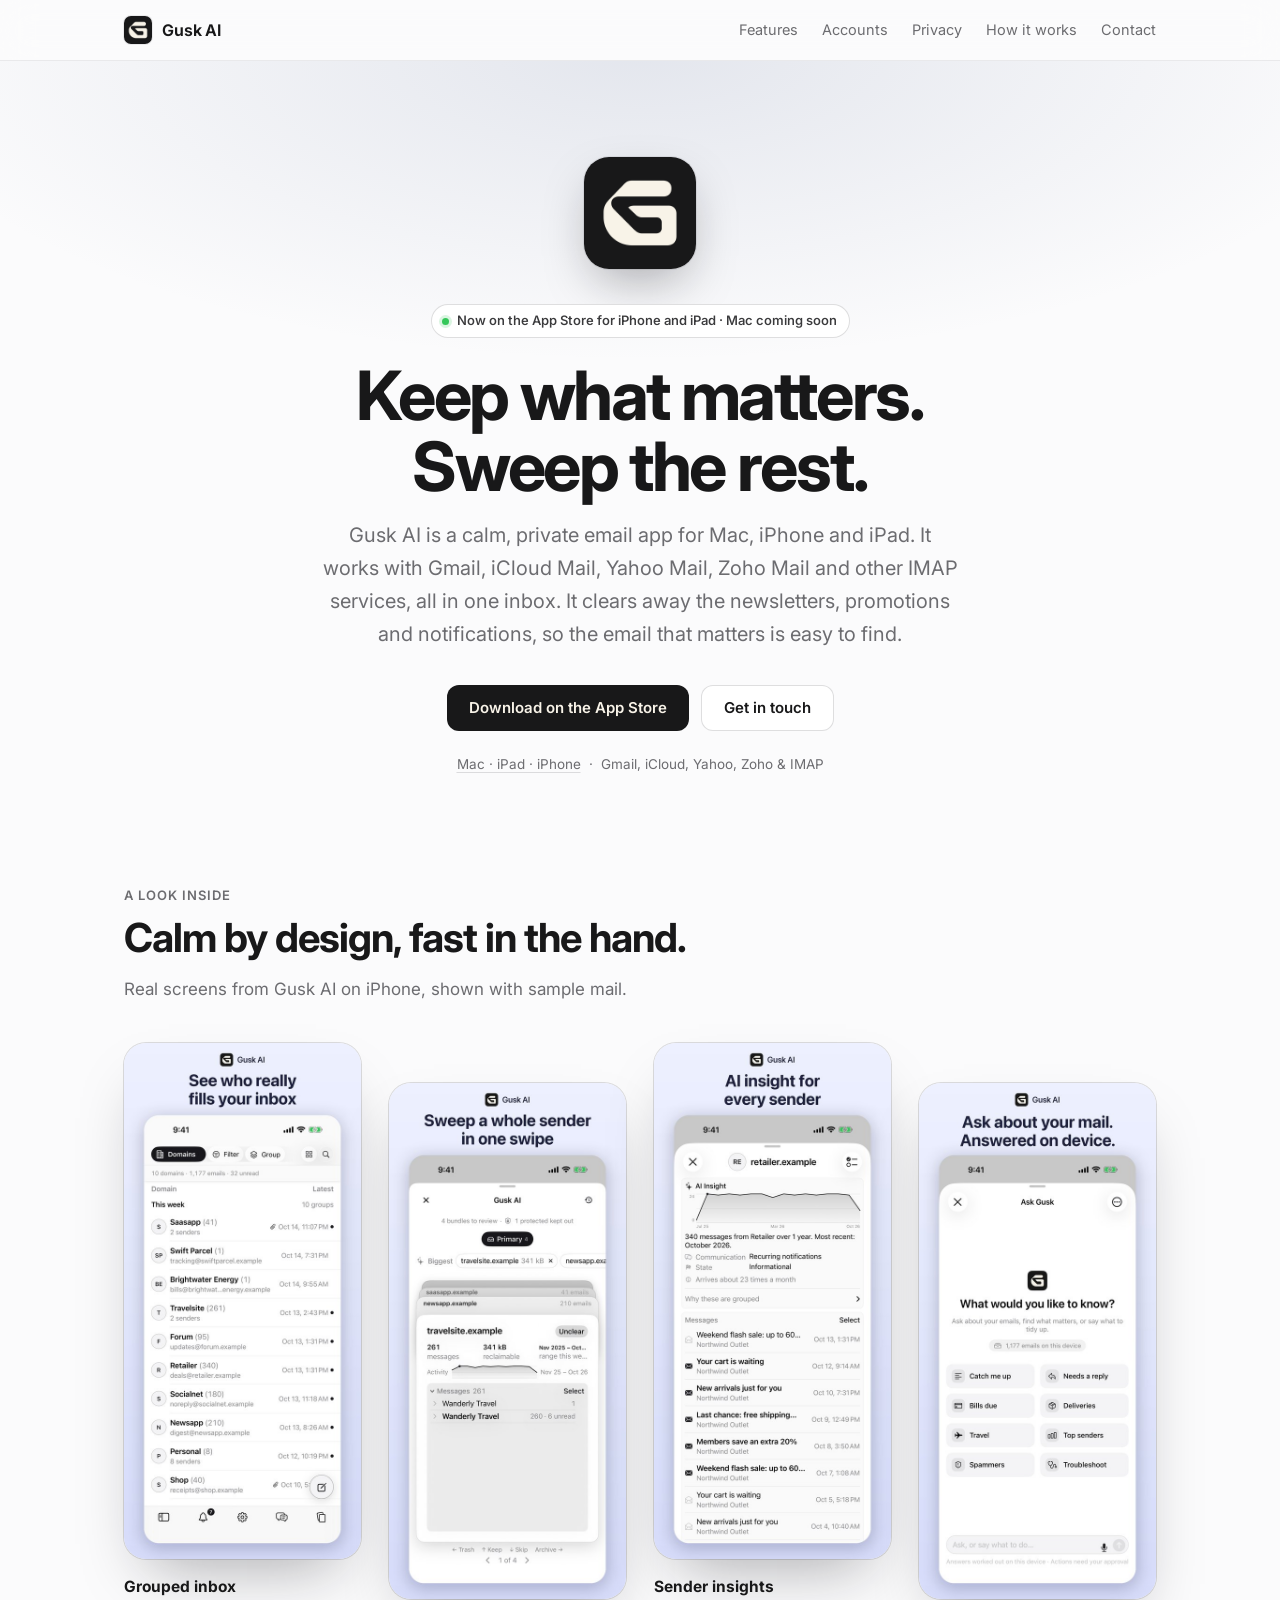
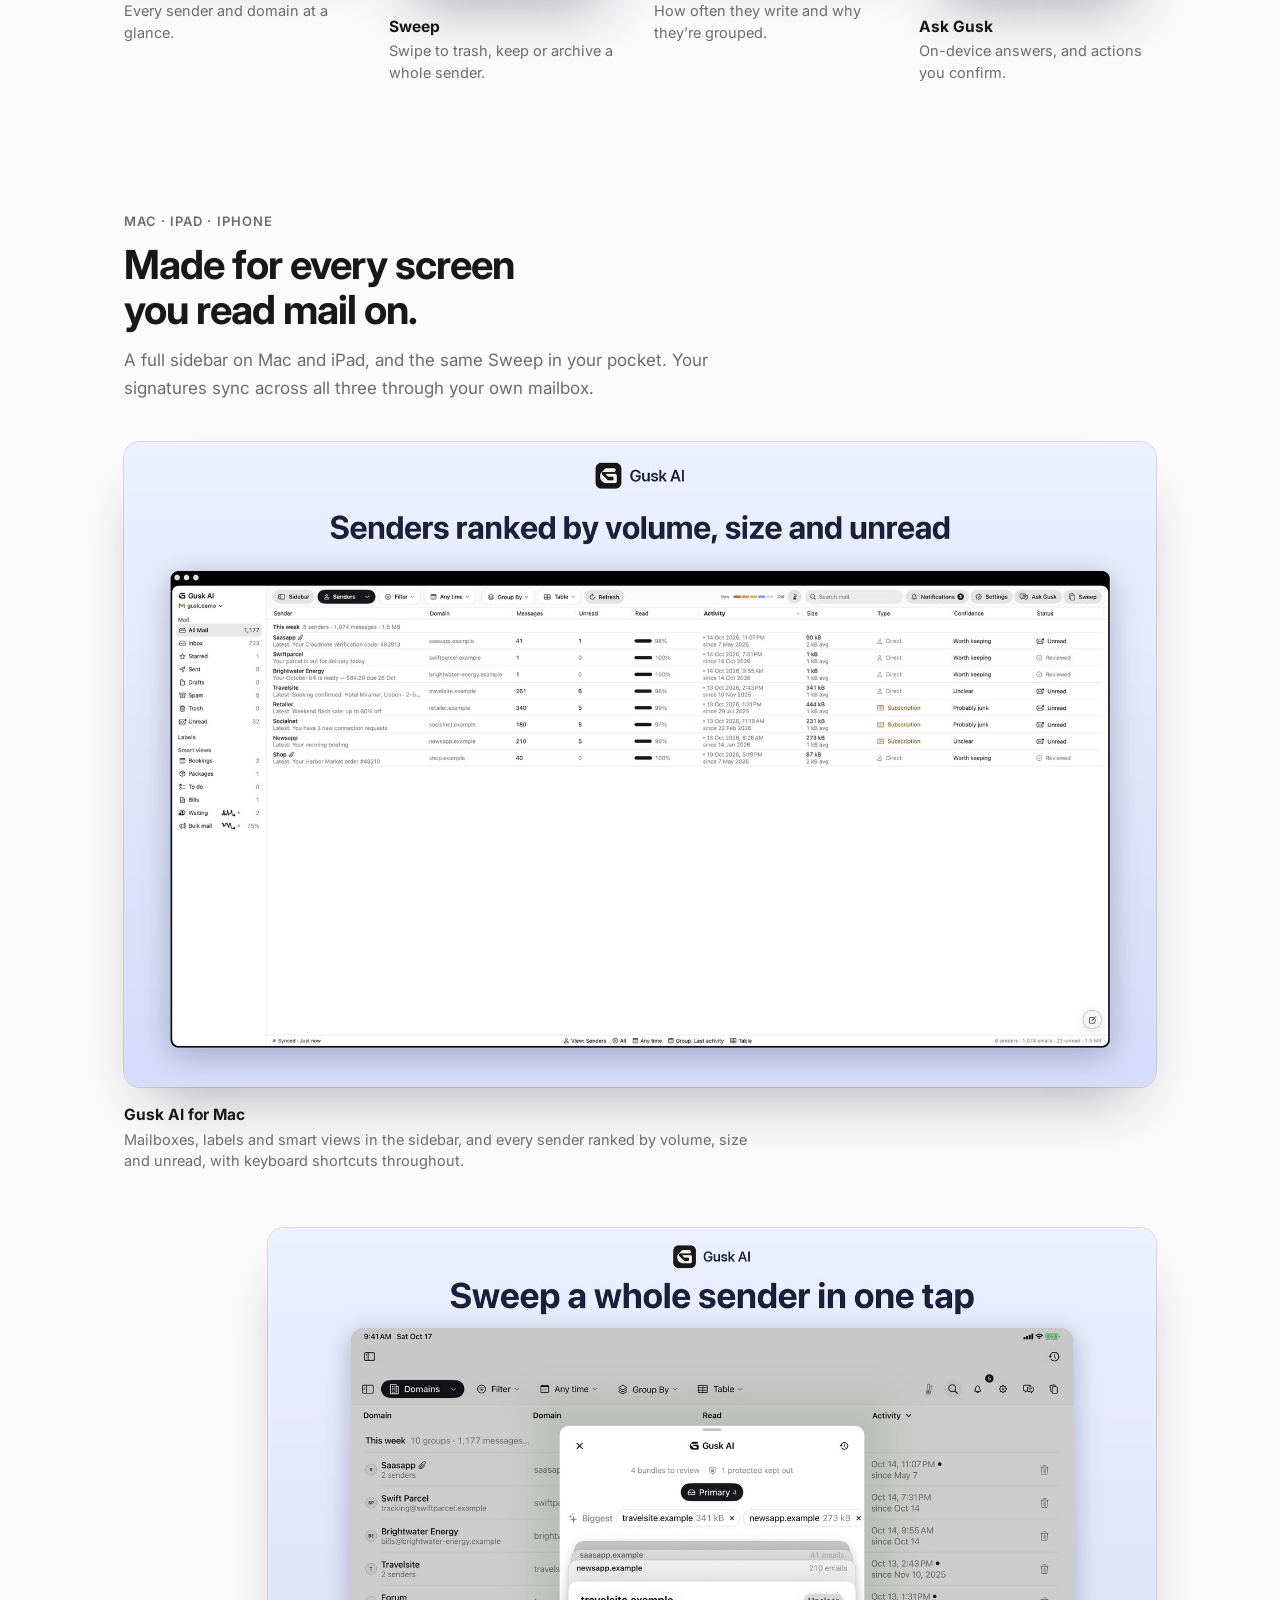
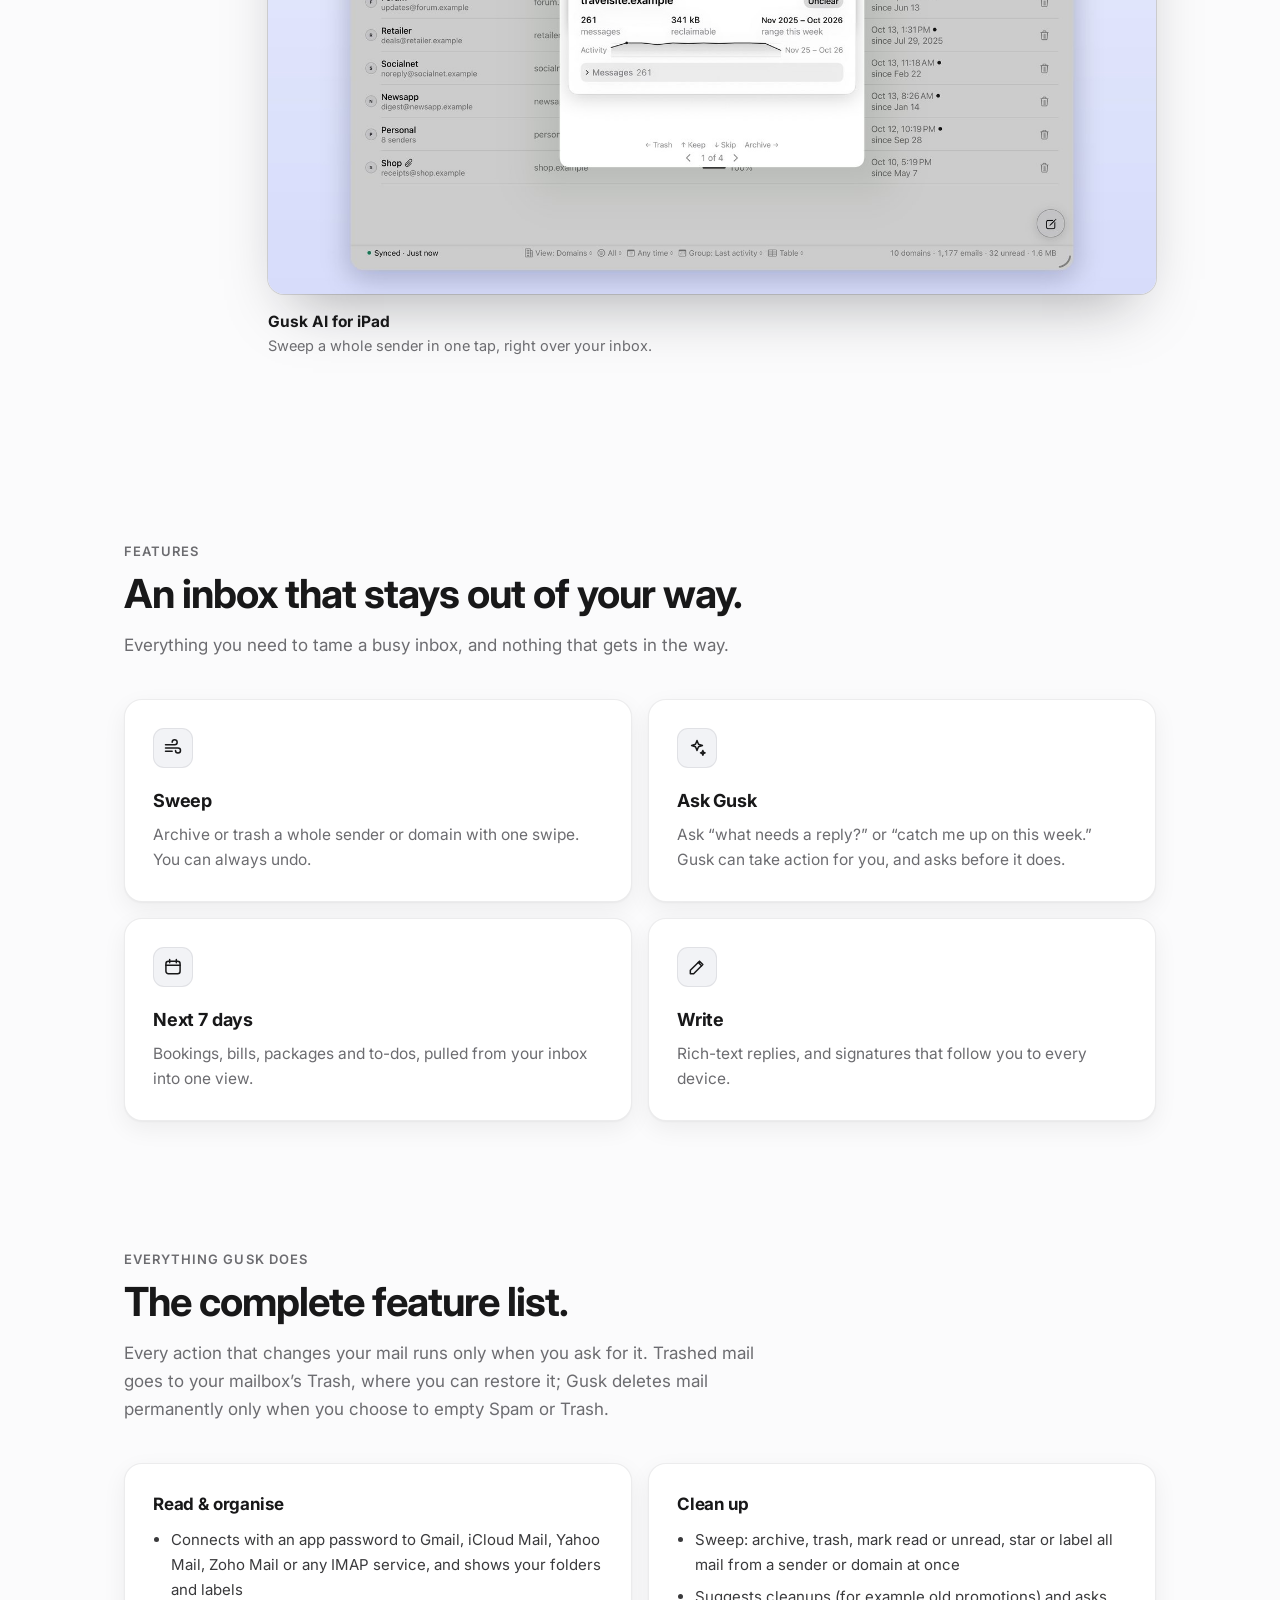
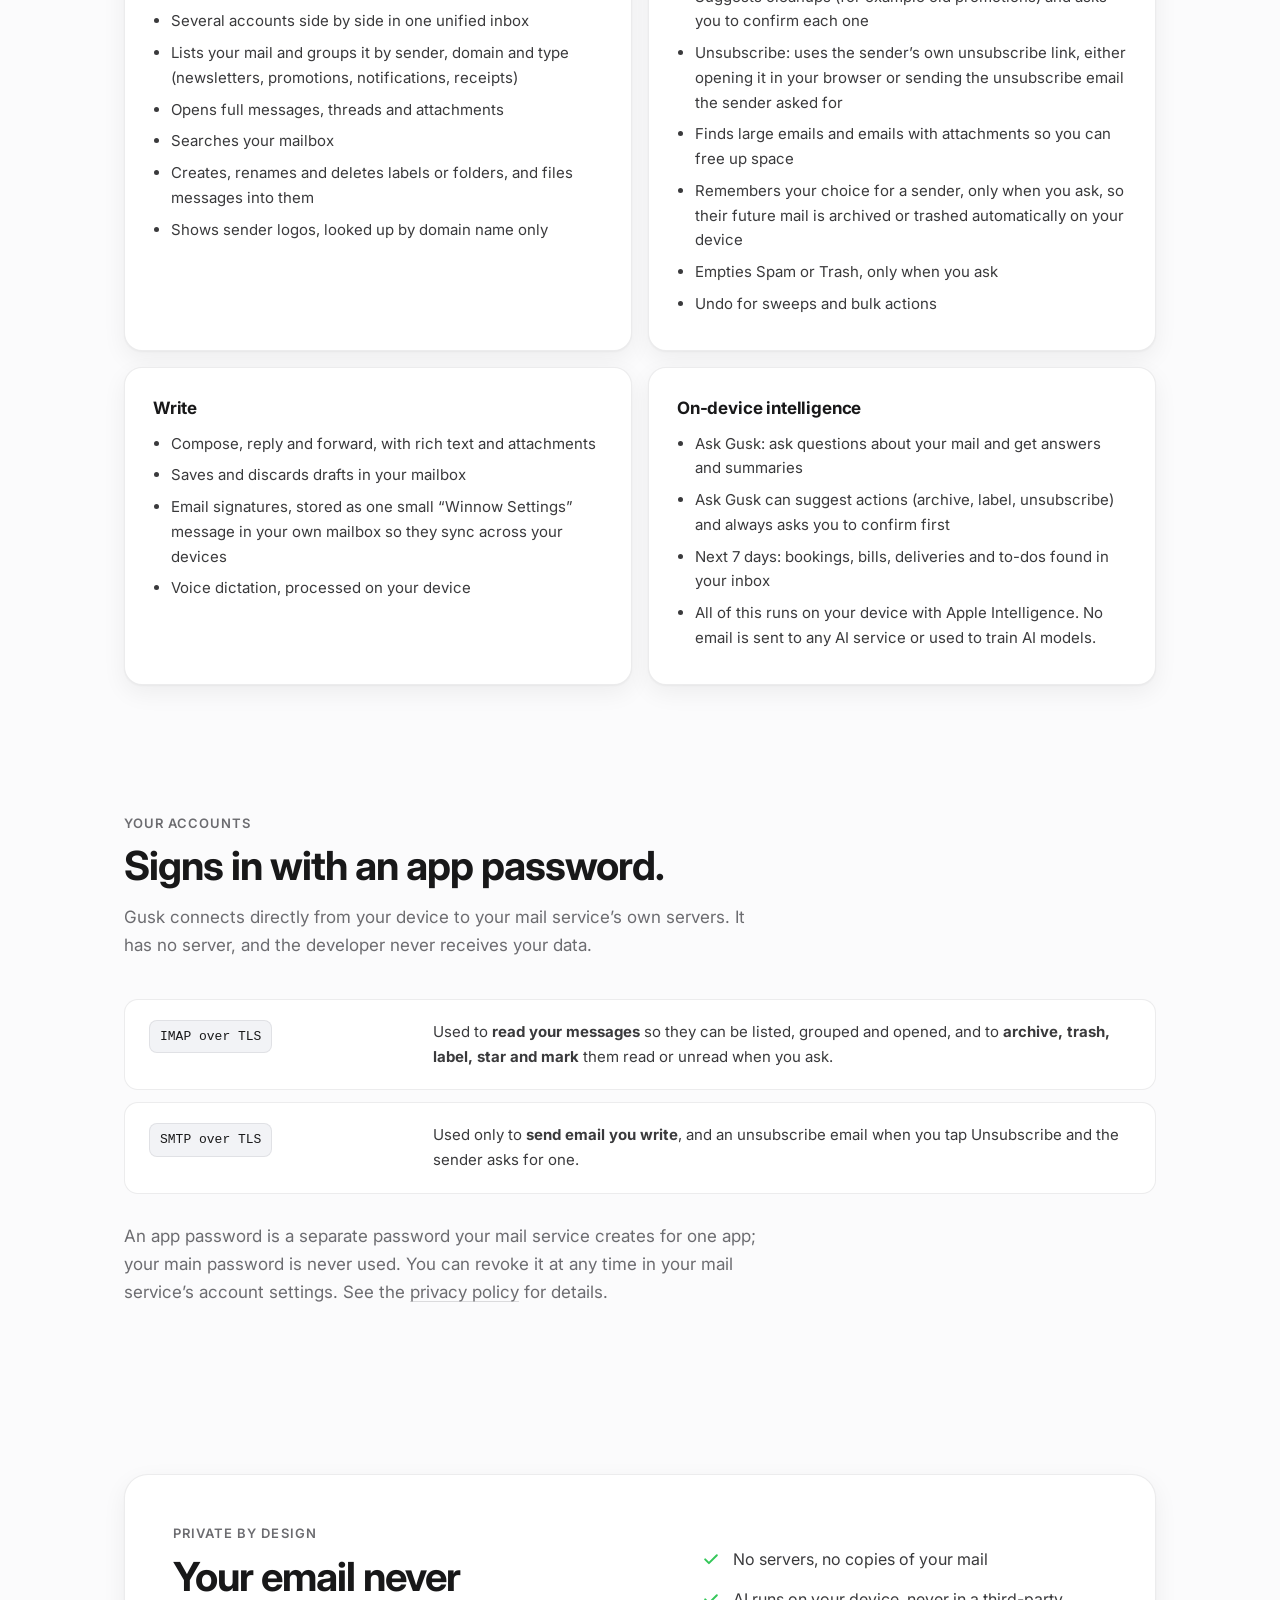
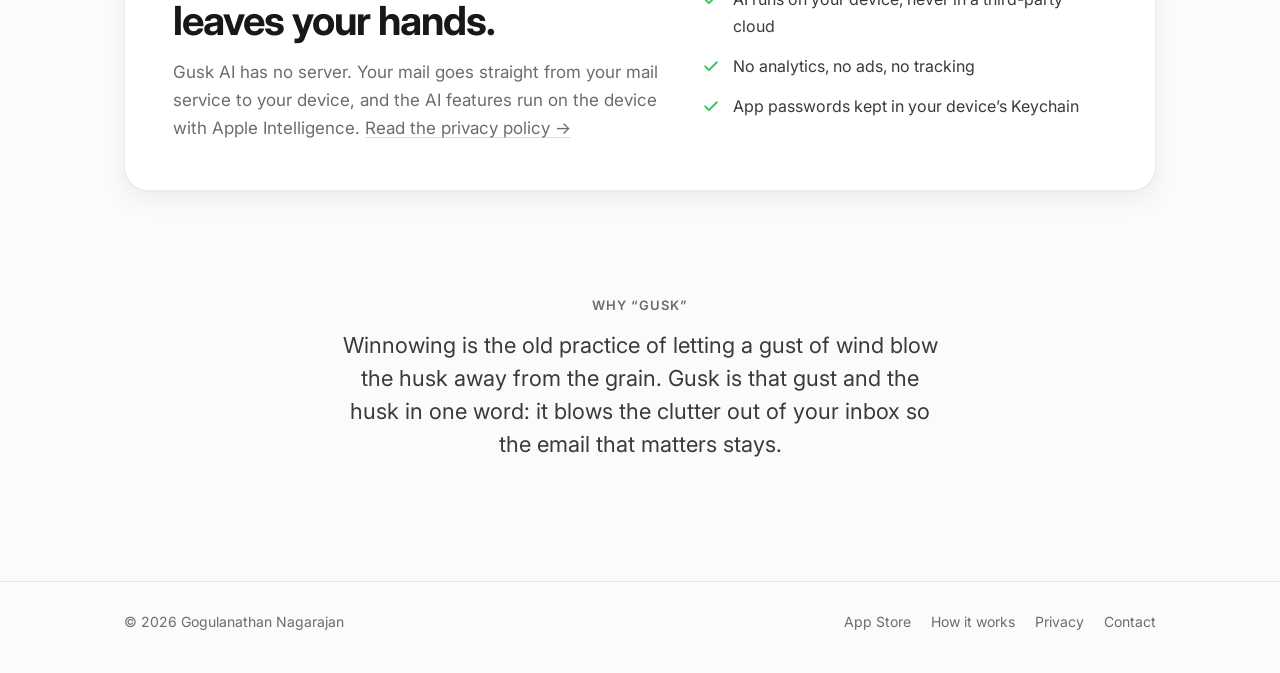
<file: index.html>
<!doctype html>
<html lang="en"><head><meta charset="utf-8"><meta name="viewport" content="width=device-width,initial-scale=1">
<title>Gusk AI — Keep what matters. Sweep the rest.</title>
<meta name="description" content="Gusk AI — a calm, private email app for Mac, iPhone and iPad. Keep what matters. Sweep the rest.">
<meta name="theme-color" content="#fbfbfc" media="(prefers-color-scheme: light)"><meta name="theme-color" content="#0c0d10" media="(prefers-color-scheme: dark)">
<meta property="og:title" content="Gusk AI"><meta property="og:description" content="A calm, private email app for Mac, iPhone and iPad."><meta property="og:image" content="https://ngogulanathan.github.io/og.png"><meta property="og:image:width" content="1200"><meta property="og:image:height" content="630"><meta name="twitter:card" content="summary_large_image">
<meta name="apple-itunes-app" content="app-id=6816583251">
<link rel="icon" href="logo.png"><link rel="apple-touch-icon" href="logo.png">
<link rel="preconnect" href="https://fonts.googleapis.com"><link rel="preconnect" href="https://fonts.gstatic.com" crossorigin>
<link href="https://fonts.googleapis.com/css2?family=Inter:wght@400;500;600;700;800&display=swap" rel="stylesheet">
<link rel="stylesheet" href="style.css"></head>
<body>
<header class="nav"><div class="wrap">
<a class="brand" href="index.html"><picture><source srcset="logo-dark.png" media="(prefers-color-scheme: dark)"><img src="logo.png" alt="" width="28" height="28"></picture>Gusk AI</a>
<nav><a class="hide-sm" href="#features">Features</a><a class="hide-sm" href="#accounts">Accounts</a><a class="hide-sm" href="#privacy">Privacy</a><a href="how-it-works.html">How it works</a><a href="mailto:ngogulanathan@gmail.com">Contact</a></nav>
</div></header>

<main>
<div class="hero"><div class="wrap">
<div class="app-icon"><picture><source srcset="logo-dark.png" media="(prefers-color-scheme: dark)"><img src="logo.png" alt="Gusk AI app icon" width="112" height="112"></picture></div><br>
<span class="pill"><i></i>Now on the App Store for iPhone and iPad · Mac coming soon</span>
<h1>Keep what matters. Sweep the rest.</h1>
<p class="lede">Gusk AI is a calm, private email app for Mac, iPhone and iPad. It works with Gmail, iCloud Mail, Yahoo Mail, Zoho Mail and other IMAP services, all in one inbox. It clears away the newsletters, promotions and notifications, so the email that matters is easy to find.</p>
<div class="cta">
<a class="btn btn-primary" href="https://apps.apple.com/in/app/gusk-ai/id6816583251">Download on the App Store</a>
<a class="btn btn-ghost" href="mailto:ngogulanathan@gmail.com?subject=Gusk%20AI">Get in touch</a>
</div>
<p class="platforms"><a href="#devices">Mac · iPad · iPhone</a> &nbsp;·&nbsp; Gmail, iCloud, Yahoo, Zoho &amp; IMAP</p>
</div></div>

<section id="tour" class="tour"><div class="wrap">
<p class="eyebrow">A look inside</p>
<h2 class="section-title">Calm by design, fast in the hand.</h2>
<p class="section-sub">Real screens from Gusk AI on iPhone, shown with sample mail.</p>
<div class="shots">
<figure><div class="shot"><img src="shots/inbox.jpg" alt="Inbox grouped by domain, with message counts and dates" loading="lazy"></div><figcaption><b>Grouped inbox</b>Every sender and domain at a glance.</figcaption></figure>
<figure><div class="shot"><img src="shots/sweep.jpg" alt="Sweep card for a bulk sender with Trash, Keep and Archive" loading="lazy"></div><figcaption><b>Sweep</b>Swipe to trash, keep or archive a whole sender.</figcaption></figure>
<figure><div class="shot"><img src="shots/sender.jpg" alt="Sender detail with activity chart and bundle intelligence" loading="lazy"></div><figcaption><b>Sender insights</b>How often they write and why they’re grouped.</figcaption></figure>
<figure><div class="shot"><img src="shots/ask.jpg" alt="Ask Gusk assistant with suggested questions" loading="lazy"></div><figcaption><b>Ask Gusk</b>On-device answers, and actions you confirm.</figcaption></figure>
</div>
</div></section>

<section id="devices"><div class="wrap">
<p class="eyebrow">Mac · iPad · iPhone</p>
<h2 class="section-title">Made for every screen you read mail on.</h2>
<p class="section-sub">A full sidebar on Mac and iPad, and the same Sweep in your pocket. Your signatures sync across all three through your own mailbox.</p>
<figure class="device mac"><div class="shot"><img src="shots/mac.jpg" alt="Gusk AI on Mac: mailboxes, labels and smart views in the sidebar, with senders ranked by volume, size and unread" loading="lazy"></div>
<figcaption><b>Gusk AI for Mac</b>Mailboxes, labels and smart views in the sidebar, and every sender ranked by volume, size and unread, with keyboard shortcuts throughout.</figcaption></figure>
<figure class="device ipad"><div class="shot"><img src="shots/ipad.jpg" alt="Gusk AI on iPad: a Sweep card over the domains table" loading="lazy"></div>
<figcaption><b>Gusk AI for iPad</b>Sweep a whole sender in one tap, right over your inbox.</figcaption></figure>
</div></section>

<section id="features"><div class="wrap">
<p class="eyebrow">Features</p>
<h2 class="section-title">An inbox that stays out of your way.</h2>
<p class="section-sub">Everything you need to tame a busy inbox, and nothing that gets in the way.</p>
<div class="grid">
<article class="feature"><div class="ic"><svg viewBox="0 0 24 24"><path d="M3 8h11a3 3 0 1 0-3-3M3 12h15a3 3 0 1 1-3 3M3 16h8"/></svg></div>
<h3>Sweep</h3><p>Archive or trash a whole sender or domain with one swipe. You can always undo.</p></article>
<article class="feature"><div class="ic"><svg viewBox="0 0 24 24"><path d="M12 3l1.8 4.6L18.5 9l-4.7 1.6L12 15l-1.8-4.4L5.5 9l4.7-1.4z"/><path d="M19 15l.8 2 2 .8-2 .8-.8 2-.8-2-2-.8 2-.8z"/></svg></div>
<h3>Ask Gusk</h3><p>Ask “what needs a reply?” or “catch me up on this week.” Gusk can take action for you, and asks before it does.</p></article>
<article class="feature"><div class="ic"><svg viewBox="0 0 24 24"><rect x="3.5" y="5" width="17" height="15" rx="3"/><path d="M3.5 10h17M8 3v4M16 3v4"/></svg></div>
<h3>Next 7 days</h3><p>Bookings, bills, packages and to-dos, pulled from your inbox into one view.</p></article>
<article class="feature"><div class="ic"><svg viewBox="0 0 24 24"><path d="M4 20h4L19 9l-4-4L4 16z"/><path d="M13.5 6.5l4 4"/></svg></div>
<h3>Write</h3><p>Rich-text replies, and signatures that follow you to every device.</p></article>
</div>
</div></section>

<section id="everything"><div class="wrap">
<p class="eyebrow">Everything Gusk does</p>
<h2 class="section-title">The complete feature list.</h2>
<p class="section-sub">Every action that changes your mail runs only when you ask for it. Trashed mail goes to your mailbox’s Trash, where you can restore it; Gusk deletes mail permanently only when you choose to empty Spam or Trash.</p>
<div class="spec">
<div><h3>Read &amp; organise</h3><ul>
<li>Connects with an app password to Gmail, iCloud Mail, Yahoo Mail, Zoho Mail or any IMAP service, and shows your folders and labels</li>
<li>Several accounts side by side in one unified inbox</li>
<li>Lists your mail and groups it by sender, domain and type (newsletters, promotions, notifications, receipts)</li>
<li>Opens full messages, threads and attachments</li>
<li>Searches your mailbox</li>
<li>Creates, renames and deletes labels or folders, and files messages into them</li>
<li>Shows sender logos, looked up by domain name only</li>
</ul></div>
<div><h3>Clean up</h3><ul>
<li>Sweep: archive, trash, mark read or unread, star or label all mail from a sender or domain at once</li>
<li>Suggests cleanups (for example old promotions) and asks you to confirm each one</li>
<li>Unsubscribe: uses the sender’s own unsubscribe link, either opening it in your browser or sending the unsubscribe email the sender asked for</li>
<li>Finds large emails and emails with attachments so you can free up space</li>
<li>Remembers your choice for a sender, only when you ask, so their future mail is archived or trashed automatically on your device</li>
<li>Empties Spam or Trash, only when you ask</li>
<li>Undo for sweeps and bulk actions</li>
</ul></div>
<div><h3>Write</h3><ul>
<li>Compose, reply and forward, with rich text and attachments</li>
<li>Saves and discards drafts in your mailbox</li>
<li>Email signatures, stored as one small “Winnow Settings” message in your own mailbox so they sync across your devices</li>
<li>Voice dictation, processed on your device</li>
</ul></div>
<div><h3>On-device intelligence</h3><ul>
<li>Ask Gusk: ask questions about your mail and get answers and summaries</li>
<li>Ask Gusk can suggest actions (archive, label, unsubscribe) and always asks you to confirm first</li>
<li>Next 7 days: bookings, bills, deliveries and to-dos found in your inbox</li>
<li>All of this runs on your device with Apple Intelligence. No email is sent to any AI service or used to train AI models.</li>
</ul></div>
</div>
</div></section>

<section id="accounts"><div class="wrap">
<p class="eyebrow">Your accounts</p>
<h2 class="section-title">Signs in with an app password.</h2>
<p class="section-sub">Gusk connects directly from your device to your mail service’s own servers. It has no server, and the developer never receives your data.</p>
<div class="scopes">
<div class="scope"><code>IMAP over TLS</code><p>Used to <b>read your messages</b> so they can be listed, grouped and opened, and to <b>archive, trash, label, star and mark</b> them read or unread when you ask.</p></div>
<div class="scope"><code>SMTP over TLS</code><p>Used only to <b>send email you write</b>, and an unsubscribe email when you tap Unsubscribe and the sender asks for one.</p></div>
</div>
<p class="section-sub" style="margin-top:28px">An app password is a separate password your mail service creates for one app; your main password is never used. You can revoke it at any time in your mail service’s account settings. See the <a href="privacy.html">privacy policy</a> for details.</p>
</div></section>

<section id="privacy"><div class="wrap">
<div class="privacy-band">
<div>
<p class="eyebrow">Private by design</p>
<h2 class="section-title">Your email never leaves your hands.</h2>
<p class="section-sub" style="margin:0">Gusk AI has no server. Your mail goes straight from your mail service to your device, and the AI features run on the device with Apple Intelligence. <a href="privacy.html">Read the privacy policy →</a></p>
</div>
<ul class="checks">
<li><svg viewBox="0 0 24 24"><path d="M5 12.5l4.5 4.5L19 7.5"/></svg>No servers, no copies of your mail</li>
<li><svg viewBox="0 0 24 24"><path d="M5 12.5l4.5 4.5L19 7.5"/></svg>AI runs on your device, never in a third-party cloud</li>
<li><svg viewBox="0 0 24 24"><path d="M5 12.5l4.5 4.5L19 7.5"/></svg>No analytics, no ads, no tracking</li>
<li><svg viewBox="0 0 24 24"><path d="M5 12.5l4.5 4.5L19 7.5"/></svg>App passwords kept in your device’s Keychain</li>
</ul>
</div>
</div></section>
<section id="name" class="name"><div class="wrap">
<p class="eyebrow">Why “Gusk”</p>
<p class="name-story">Winnowing is the old practice of letting a gust of wind blow the husk away from the grain. Gusk is that gust and the husk in one word: it blows the clutter out of your inbox so the email that matters stays.</p>
</div></section>

</main>

<footer class="foot"><div class="wrap">
<span>© 2026 Gogulanathan Nagarajan</span>
<nav><a href="https://apps.apple.com/in/app/gusk-ai/id6816583251">App Store</a><a href="how-it-works.html">How it works</a><a href="privacy.html">Privacy</a><a href="mailto:ngogulanathan@gmail.com">Contact</a></nav>
</div></footer>
</body></html>
</file>
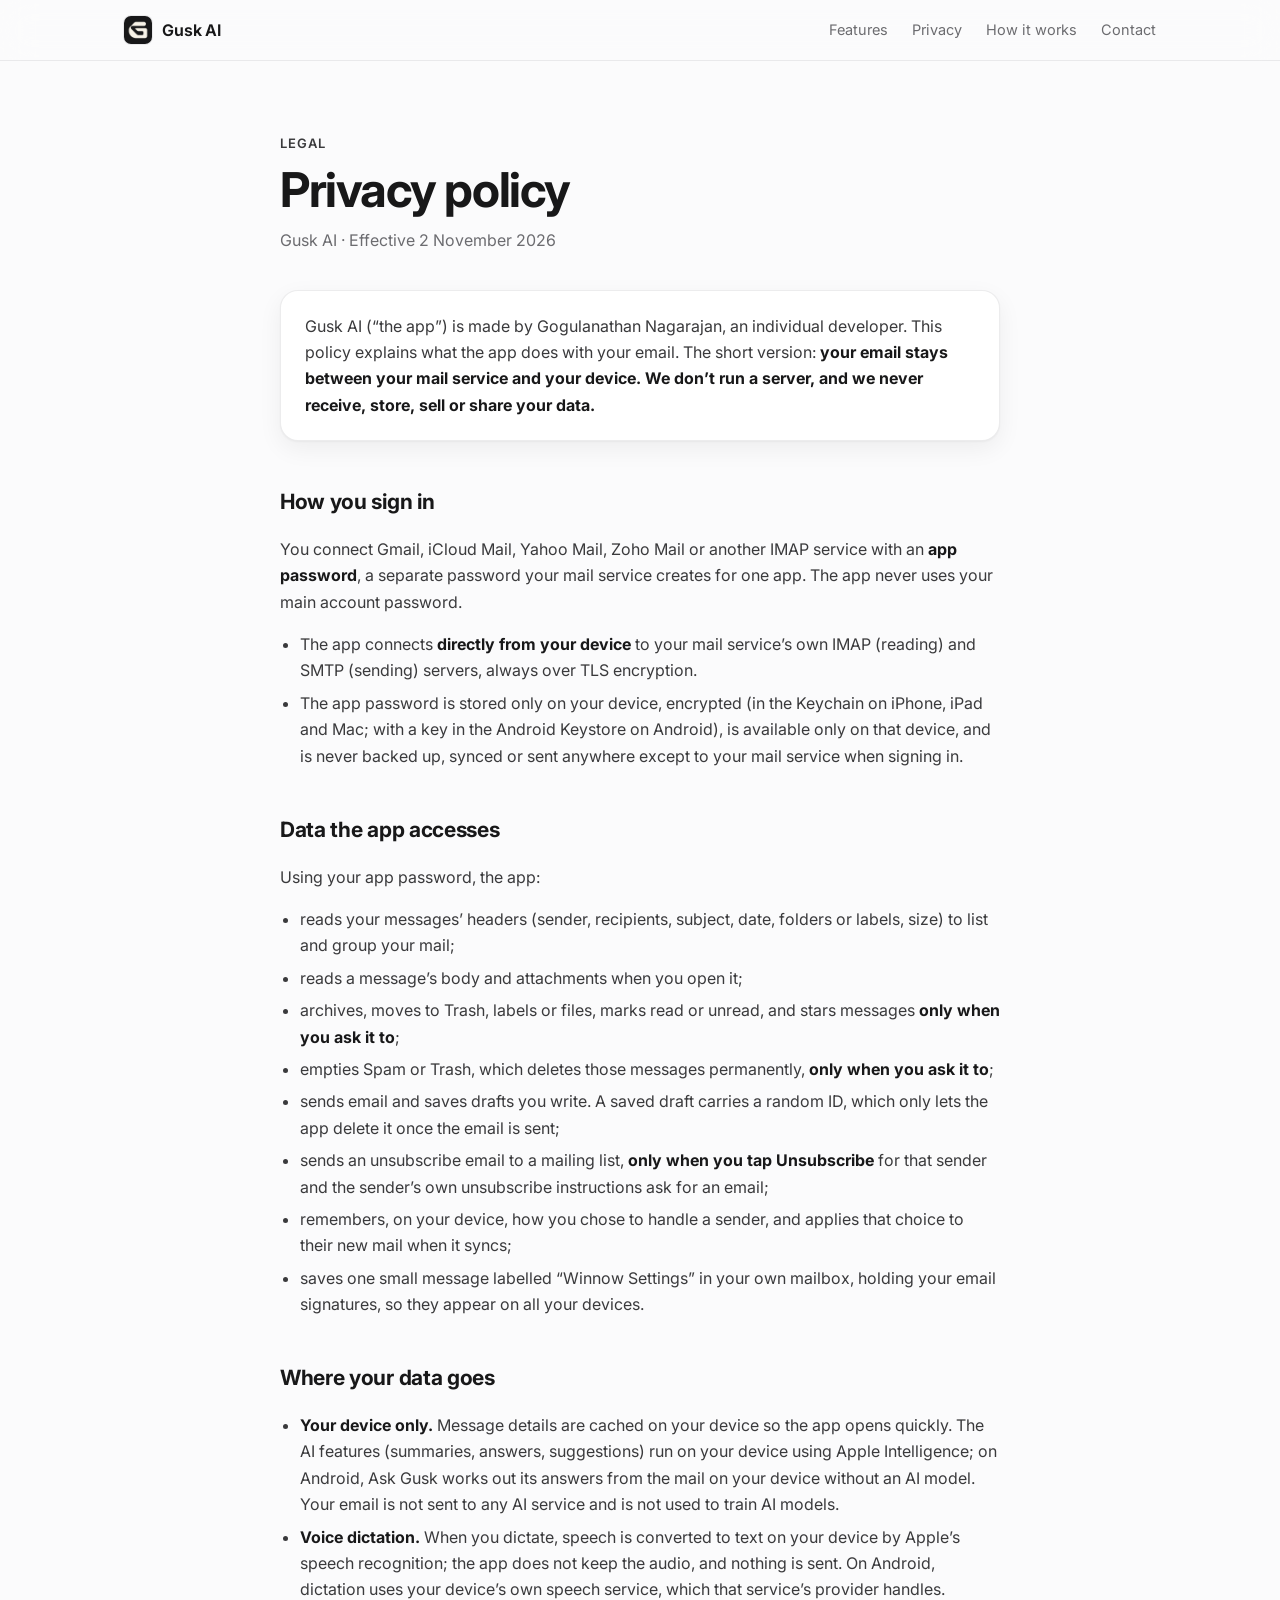
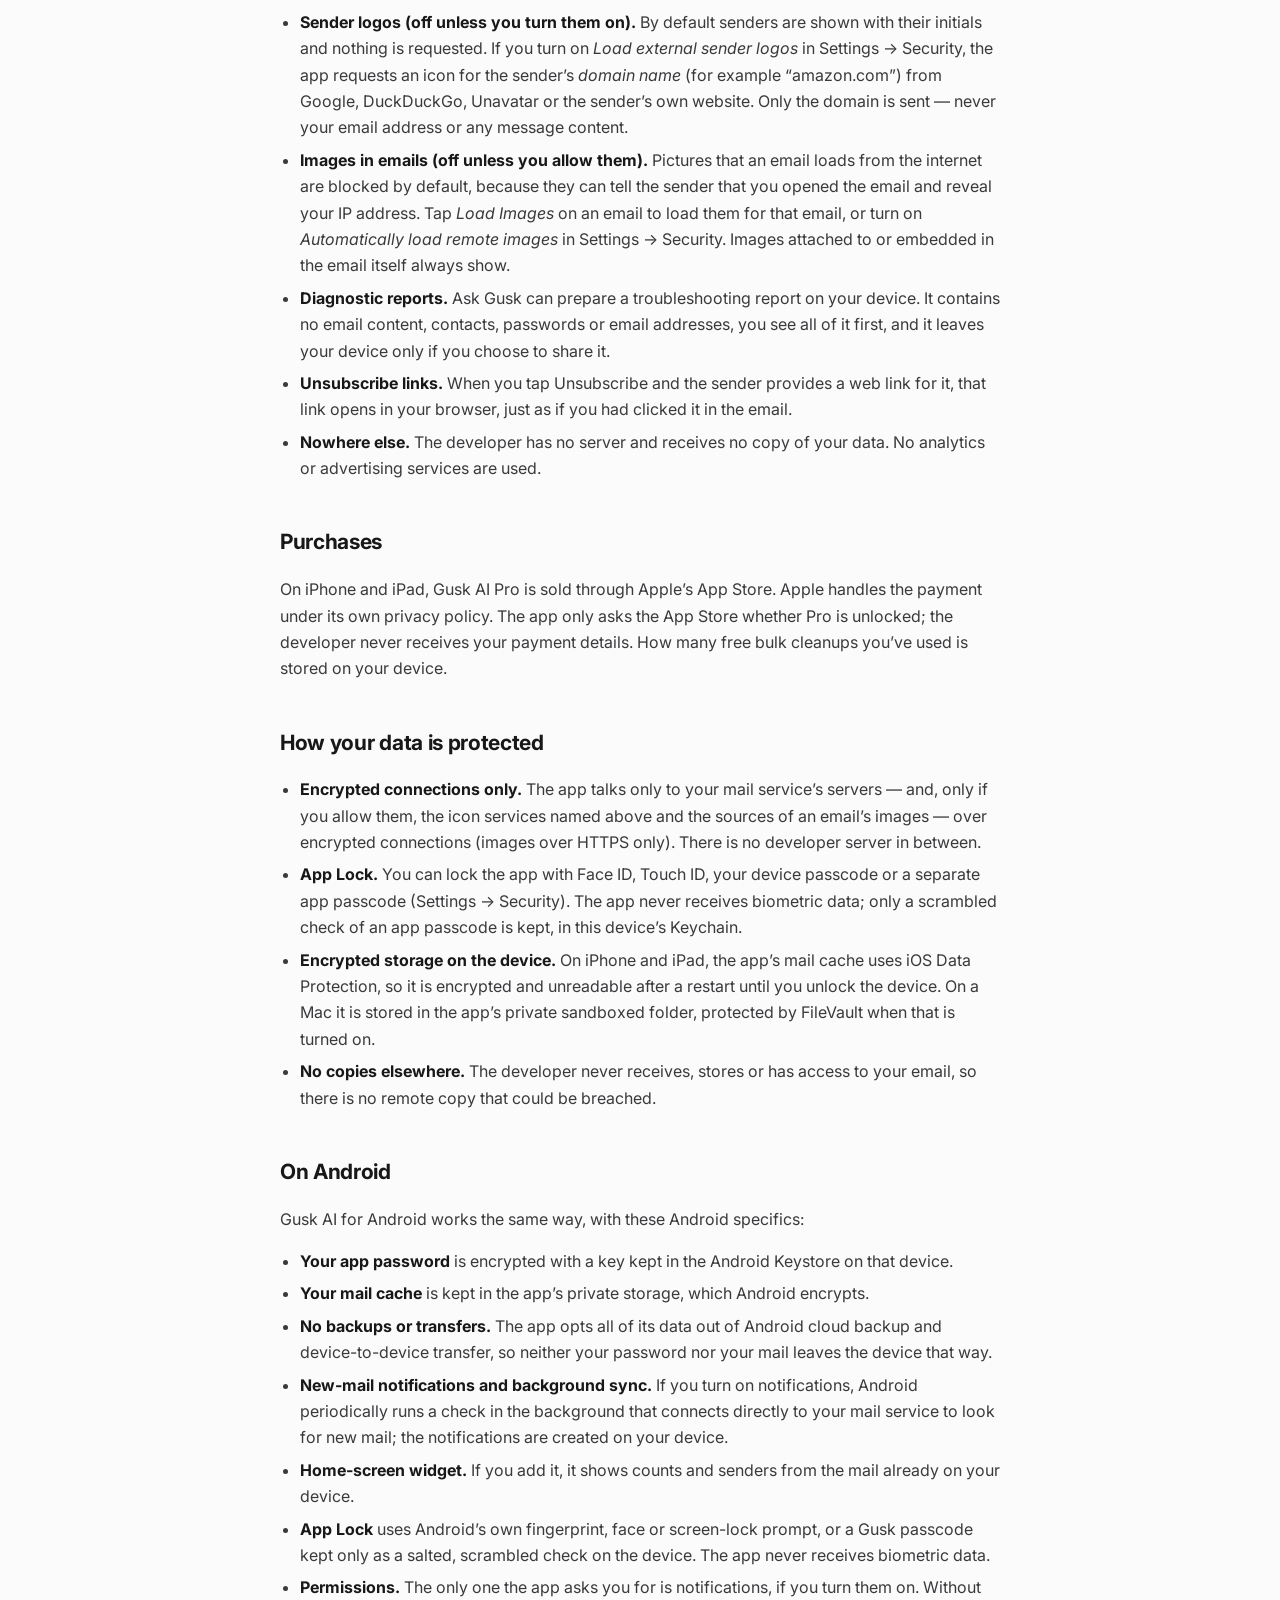
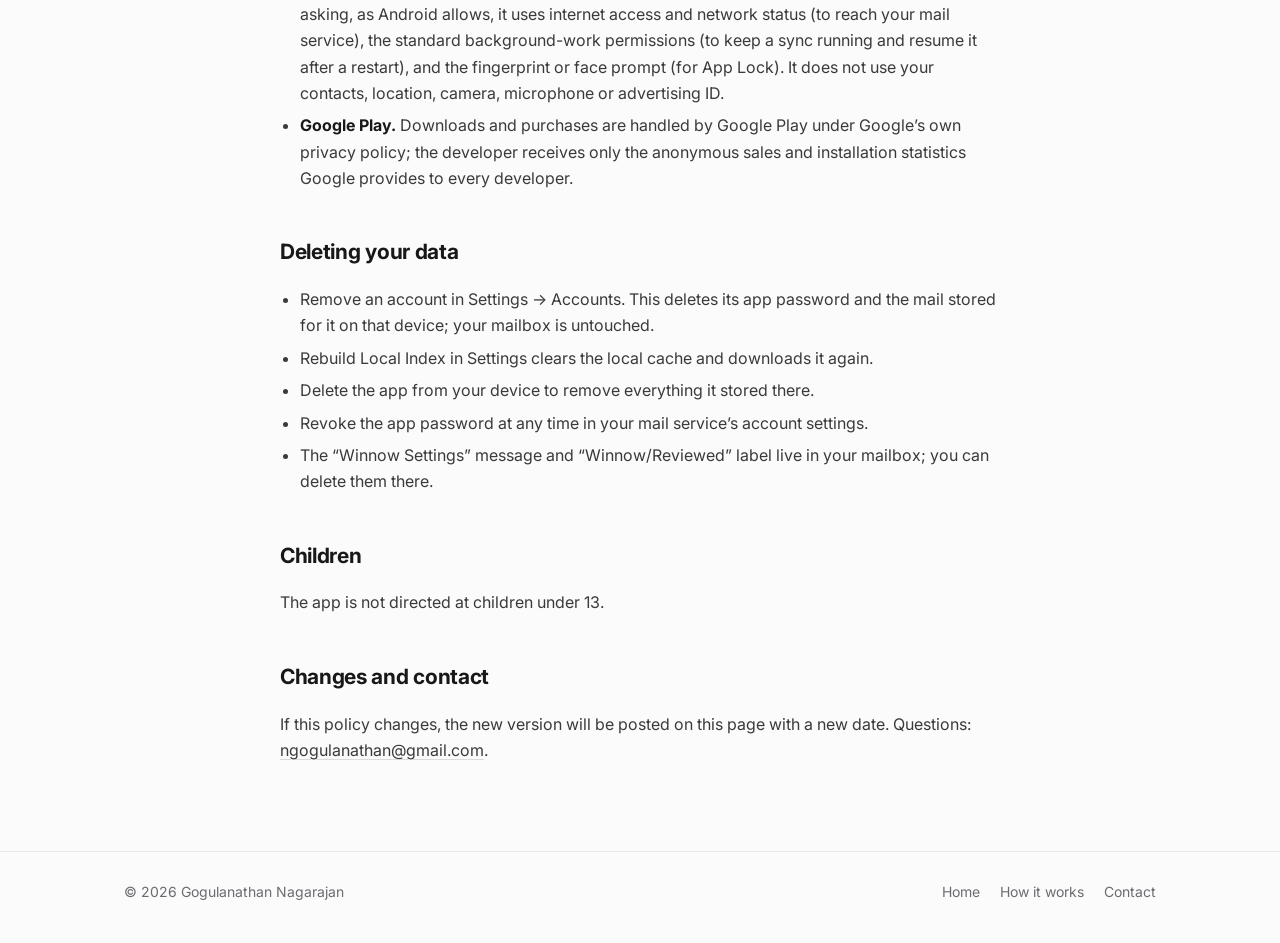
<file: privacy.html>
<!doctype html>
<html lang="en"><head><meta charset="utf-8"><meta name="viewport" content="width=device-width,initial-scale=1">
<title>Privacy Policy · Gusk AI</title><meta name="description" content="How Gusk AI handles your email.">
<meta property="og:title" content="Gusk AI — Privacy"><meta property="og:description" content="How Gusk AI handles your email."><meta property="og:image" content="https://ngogulanathan.github.io/og.png"><meta property="og:image:width" content="1200"><meta property="og:image:height" content="630"><meta name="twitter:card" content="summary_large_image">
<link rel="icon" href="logo.png"><link rel="apple-touch-icon" href="logo.png">
<link rel="preconnect" href="https://fonts.googleapis.com"><link rel="preconnect" href="https://fonts.gstatic.com" crossorigin>
<link href="https://fonts.googleapis.com/css2?family=Inter:wght@400;500;600;700;800&display=swap" rel="stylesheet">
<link rel="stylesheet" href="style.css"></head>
<body>
<header class="nav"><div class="wrap">
<a class="brand" href="index.html"><picture><source srcset="logo-dark.png" media="(prefers-color-scheme: dark)"><img src="logo.png" alt="" width="28" height="28"></picture>Gusk AI</a>
<nav><a class="hide-sm" href="index.html#features">Features</a><a class="hide-sm" href="index.html#privacy">Privacy</a><a href="how-it-works.html">How it works</a><a href="mailto:ngogulanathan@gmail.com">Contact</a></nav>
</div></header>
<main class="wrap"><article class="prose">
<p class="eyebrow">Legal</p>
<h1>Privacy policy</h1>
<p class="meta">Gusk AI · Effective 2 November 2026</p>

<p class="summary">Gusk AI (“the app”) is made by Gogulanathan Nagarajan, an individual developer. This policy explains what the app does with your email. The short version: <b>your email stays between your mail service and your device. We don’t run a server, and we never receive, store, sell or share your data.</b></p>

<h2>How you sign in</h2>
<p>You connect Gmail, iCloud Mail, Yahoo Mail, Zoho Mail or another IMAP service with an <b>app password</b>, a separate password your mail service creates for one app. The app never uses your main account password.</p>
<ul>
<li>The app connects <b>directly from your device</b> to your mail service’s own IMAP (reading) and SMTP (sending) servers, always over TLS encryption.</li>
<li>The app password is stored only on your device, encrypted (in the Keychain on iPhone, iPad and Mac; with a key in the Android Keystore on Android), is available only on that device, and is never backed up, synced or sent anywhere except to your mail service when signing in.</li>
</ul>

<h2>Data the app accesses</h2>
<p>Using your app password, the app:</p>
<ul>
<li>reads your messages’ headers (sender, recipients, subject, date, folders or labels, size) to list and group your mail;</li>
<li>reads a message’s body and attachments when you open it;</li>
<li>archives, moves to Trash, labels or files, marks read or unread, and stars messages <b>only when you ask it to</b>;</li>
<li>empties Spam or Trash, which deletes those messages permanently, <b>only when you ask it to</b>;</li>
<li>sends email and saves drafts you write. A saved draft carries a random ID, which only lets the app delete it once the email is sent;</li>
<li>sends an unsubscribe email to a mailing list, <b>only when you tap Unsubscribe</b> for that sender and the sender’s own unsubscribe instructions ask for an email;</li>
<li>remembers, on your device, how you chose to handle a sender, and applies that choice to their new mail when it syncs;</li>
<li>saves one small message labelled “Winnow Settings” in your own mailbox, holding your email signatures, so they appear on all your devices.</li>
</ul>

<h2>Where your data goes</h2>
<ul>
<li><b>Your device only.</b> Message details are cached on your device so the app opens quickly. The AI features (summaries, answers, suggestions) run on your device using Apple Intelligence; on Android, Ask Gusk works out its answers from the mail on your device without an AI model. Your email is not sent to any AI service and is not used to train AI models.</li>
<li><b>Voice dictation.</b> When you dictate, speech is converted to text on your device by Apple’s speech recognition; the app does not keep the audio, and nothing is sent. On Android, dictation uses your device’s own speech service, which that service’s provider handles.</li>
<li><b>Sender logos (off unless you turn them on).</b> By default senders are shown with their initials and nothing is requested. If you turn on <i>Load external sender logos</i> in Settings → Security, the app requests an icon for the sender’s <i>domain name</i> (for example “amazon.com”) from Google, DuckDuckGo, Unavatar or the sender’s own website. Only the domain is sent — never your email address or any message content.</li>
<li><b>Images in emails (off unless you allow them).</b> Pictures that an email loads from the internet are blocked by default, because they can tell the sender that you opened the email and reveal your IP address. Tap <i>Load Images</i> on an email to load them for that email, or turn on <i>Automatically load remote images</i> in Settings → Security. Images attached to or embedded in the email itself always show.</li>
<li><b>Diagnostic reports.</b> Ask Gusk can prepare a troubleshooting report on your device. It contains no email content, contacts, passwords or email addresses, you see all of it first, and it leaves your device only if you choose to share it.</li>
<li><b>Unsubscribe links.</b> When you tap Unsubscribe and the sender provides a web link for it, that link opens in your browser, just as if you had clicked it in the email.</li>
<li><b>Nowhere else.</b> The developer has no server and receives no copy of your data. No analytics or advertising services are used.</li>
</ul>

<h2>Purchases</h2>
<p>On iPhone and iPad, Gusk AI Pro is sold through Apple’s App Store. Apple handles the payment under its own privacy policy. The app only asks the App Store whether Pro is unlocked; the developer never receives your payment details. How many free bulk cleanups you’ve used is stored on your device.</p>

<h2>How your data is protected</h2>
<ul>
<li><b>Encrypted connections only.</b> The app talks only to your mail service’s servers — and, only if you allow them, the icon services named above and the sources of an email’s images — over encrypted connections (images over HTTPS only). There is no developer server in between.</li>
<li><b>App Lock.</b> You can lock the app with Face ID, Touch ID, your device passcode or a separate app passcode (Settings → Security). The app never receives biometric data; only a scrambled check of an app passcode is kept, in this device’s Keychain.</li>
<li><b>Encrypted storage on the device.</b> On iPhone and iPad, the app’s mail cache uses iOS Data Protection, so it is encrypted and unreadable after a restart until you unlock the device. On a Mac it is stored in the app’s private sandboxed folder, protected by FileVault when that is turned on.</li>
<li><b>No copies elsewhere.</b> The developer never receives, stores or has access to your email, so there is no remote copy that could be breached.</li>
</ul>

<h2>On Android</h2>
<p>Gusk AI for Android works the same way, with these Android specifics:</p>
<ul>
<li><b>Your app password</b> is encrypted with a key kept in the Android Keystore on that device.</li>
<li><b>Your mail cache</b> is kept in the app’s private storage, which Android encrypts.</li>
<li><b>No backups or transfers.</b> The app opts all of its data out of Android cloud backup and device-to-device transfer, so neither your password nor your mail leaves the device that way.</li>
<li><b>New-mail notifications and background sync.</b> If you turn on notifications, Android periodically runs a check in the background that connects directly to your mail service to look for new mail; the notifications are created on your device.</li>
<li><b>Home-screen widget.</b> If you add it, it shows counts and senders from the mail already on your device.</li>
<li><b>App Lock</b> uses Android’s own fingerprint, face or screen-lock prompt, or a Gusk passcode kept only as a salted, scrambled check on the device. The app never receives biometric data.</li>
<li><b>Permissions.</b> The only one the app asks you for is notifications, if you turn them on. Without asking, as Android allows, it uses internet access and network status (to reach your mail service), the standard background-work permissions (to keep a sync running and resume it after a restart), and the fingerprint or face prompt (for App Lock). It does not use your contacts, location, camera, microphone or advertising ID.</li>
<li><b>Google Play.</b> Downloads and purchases are handled by Google Play under Google’s own privacy policy; the developer receives only the anonymous sales and installation statistics Google provides to every developer.</li>
</ul>

<h2>Deleting your data</h2>
<ul>
<li>Remove an account in Settings → Accounts. This deletes its app password and the mail stored for it on that device; your mailbox is untouched.</li>
<li>Rebuild Local Index in Settings clears the local cache and downloads it again.</li>
<li>Delete the app from your device to remove everything it stored there.</li>
<li>Revoke the app password at any time in your mail service’s account settings.</li>
<li>The “Winnow Settings” message and “Winnow/Reviewed” label live in your mailbox; you can delete them there.</li>
</ul>

<h2>Children</h2>
<p>The app is not directed at children under 13.</p>

<h2>Changes and contact</h2>
<p>If this policy changes, the new version will be posted on this page with a new date. Questions: <a href="mailto:ngogulanathan@gmail.com">ngogulanathan@gmail.com</a>.</p>
</article></main>
<footer class="foot"><div class="wrap">
<span>© 2026 Gogulanathan Nagarajan</span>
<nav><a href="index.html">Home</a><a href="how-it-works.html">How it works</a><a href="mailto:ngogulanathan@gmail.com">Contact</a></nav>
</div></footer>
</body></html>
</file>
<file: style.css>
:root{
  /* Text in the icon's colours: ink on the light page, cream on the dark one. */
  --bg:#fbfbfc;--bg-2:#f2f3f6;--card:#fff;--ink:#181819;--ink-2:#3a3a3c;--muted:#6c6c70;
  --line:rgba(22,24,29,.08);--line-2:rgba(22,24,29,.14);--accent:#181819;--accent-ink:#f8f3e8;
  --glow:rgba(120,135,170,.18);--shadow:0 1px 2px rgba(16,18,24,.04),0 8px 24px rgba(16,18,24,.06);
  --radius:18px;--max:1080px;
  --font:"Inter",-apple-system,BlinkMacSystemFont,"SF Pro Text","Segoe UI",Roboto,Helvetica,Arial,sans-serif;
}
@media (prefers-color-scheme:dark){:root{
  --bg:#0c0d10;--bg-2:#121419;--card:#15171c;--ink:#f8f3e8;--ink-2:#d9d3c7;--muted:#a19c92;
  --line:rgba(255,255,255,.07);--line-2:rgba(255,255,255,.13);--accent:#f8f3e8;--accent-ink:#181819;
  --glow:rgba(120,140,190,.16);--shadow:0 1px 2px rgba(0,0,0,.3),0 12px 32px rgba(0,0,0,.35);
}}
*{box-sizing:border-box}
html{-webkit-text-size-adjust:100%;scroll-behavior:smooth}
body{margin:0;background:var(--bg);color:var(--ink);font:16px/1.65 var(--font);-webkit-font-smoothing:antialiased;text-rendering:optimizeLegibility}
a{color:inherit;text-decoration-color:var(--line-2);text-underline-offset:3px}
a:hover{text-decoration-color:currentColor}
.wrap{max-width:var(--max);margin:0 auto;padding:0 24px}
@media (max-width:600px){.wrap{padding:0 16px}}

/* Nav */
.nav{position:sticky;top:0;z-index:10;background:color-mix(in srgb,var(--bg) 78%,transparent);backdrop-filter:saturate(180%) blur(16px);-webkit-backdrop-filter:saturate(180%) blur(16px);border-bottom:1px solid var(--line)}
.nav .wrap{display:flex;align-items:center;justify-content:space-between;height:60px}
.brand{display:flex;align-items:center;gap:10px;font-weight:650;letter-spacing:-.01em;text-decoration:none}
.brand picture{display:flex}
.brand img{width:28px;height:28px;border-radius:7px;box-shadow:0 0 0 1px var(--line)}
.nav nav{display:flex;gap:24px;font-size:14.5px;color:var(--muted)}
.nav nav a{text-decoration:none}
.nav nav a:hover{color:var(--ink)}
@media (max-width:600px){.nav nav .hide-sm{display:none}}

/* Hero */
.hero{position:relative;text-align:center;padding:96px 0 72px;overflow:hidden}
.hero::before{content:"";position:absolute;inset:-40% -10% auto;height:620px;background:radial-gradient(closest-side,var(--glow),transparent);pointer-events:none}
.hero>*{position:relative}
.app-icon{display:inline-flex;margin-bottom:28px}
.app-icon img{width:112px;height:112px;border-radius:25px;box-shadow:0 0 0 1px var(--line),0 20px 50px -12px rgba(16,18,24,.35)}
.pill{display:inline-flex;align-items:center;gap:8px;font-size:13px;font-weight:550;color:var(--ink-2);border:1px solid var(--line-2);background:var(--card);border-radius:999px;padding:5px 12px 5px 10px;margin-bottom:22px}
.pill i{width:7px;height:7px;border-radius:50%;background:#34c759;box-shadow:0 0 0 3px rgba(52,199,89,.18)}
.hero h1{font-size:clamp(40px,7vw,68px);line-height:1.04;letter-spacing:-.035em;font-weight:720;margin:0 auto 18px;max-width:14ch}
.hero .lede{font-size:clamp(17px,2.2vw,20px);color:var(--muted);max-width:40rem;margin:0 auto 34px}
.cta{display:flex;gap:12px;justify-content:center;flex-wrap:wrap}
.btn{display:inline-flex;align-items:center;gap:8px;height:46px;padding:0 22px;border-radius:12px;font-weight:600;font-size:15px;text-decoration:none;transition:transform .15s ease,background .15s ease}
.btn:hover{transform:translateY(-1px)}
.btn-primary{background:var(--accent);color:var(--accent-ink)}
.btn-ghost{border:1px solid var(--line-2);background:var(--card)}
.platforms{margin-top:22px;font-size:13.5px;color:var(--muted)}

/* Sections */
section{padding:64px 0}
.eyebrow{font-size:13px;font-weight:600;letter-spacing:.08em;text-transform:uppercase;color:var(--muted);margin:0 0 10px}
.section-title{font-size:clamp(28px,4vw,40px);line-height:1.12;letter-spacing:-.025em;font-weight:700;margin:0 0 14px;max-width:26ch;text-wrap:balance}
.section-sub{color:var(--muted);font-size:17px;max-width:40rem;margin:0 0 40px}
.grid{display:grid;grid-template-columns:repeat(2,1fr);gap:16px}
@media (max-width:760px){.grid{grid-template-columns:1fr}}
.feature{background:var(--card);border:1px solid var(--line);border-radius:var(--radius);padding:28px;box-shadow:var(--shadow)}
.feature .ic{width:40px;height:40px;border-radius:11px;display:grid;place-items:center;background:var(--bg-2);border:1px solid var(--line);margin-bottom:18px}
.feature .ic svg{width:20px;height:20px;stroke:var(--ink);fill:none;stroke-width:1.8;stroke-linecap:round;stroke-linejoin:round}
.feature h3{font-size:18px;letter-spacing:-.01em;margin:0 0 6px}
.feature p{margin:0;color:var(--muted);font-size:15.5px}

.privacy-band{background:var(--card);border:1px solid var(--line);border-radius:24px;padding:48px;box-shadow:var(--shadow);display:grid;grid-template-columns:1.2fr 1fr;gap:40px;align-items:center}
@media (max-width:760px){.privacy-band{grid-template-columns:1fr;padding:28px;gap:24px}}
.checks{list-style:none;padding:0;margin:0;display:grid;gap:14px}
.checks li{display:flex;gap:12px;align-items:flex-start;color:var(--ink-2)}
.checks svg{flex:none;width:20px;height:20px;margin-top:3px;stroke:#34c759;fill:none;stroke-width:2.4;stroke-linecap:round;stroke-linejoin:round}

/* Footer */
.foot{border-top:1px solid var(--line);margin-top:48px;padding:28px 0 40px;font-size:14px;color:var(--muted)}
.foot .wrap{display:flex;justify-content:space-between;gap:16px;flex-wrap:wrap}
.foot nav{display:flex;gap:20px}
.foot a{text-decoration:none}.foot a:hover{color:var(--ink)}

/* Legal / prose page */
.prose{max-width:720px;margin:0 auto;padding:72px 0 24px}
.prose h1{font-size:clamp(34px,5vw,48px);letter-spacing:-.03em;line-height:1.1;margin:0 0 10px}
.prose .meta{color:var(--muted);margin:0 0 36px}
.prose .summary{background:var(--card);border:1px solid var(--line);border-radius:var(--radius);padding:22px 24px;box-shadow:var(--shadow);margin-bottom:12px}
.prose h2{font-size:21px;letter-spacing:-.015em;margin:44px 0 10px}
.prose p,.prose li{color:var(--ink-2)}
.prose ul{padding-left:20px}
.prose li{margin:6px 0}
.prose b{color:var(--ink)}

/* Full feature list + scopes */
.spec{display:grid;grid-template-columns:repeat(2,1fr);gap:16px}
@media (max-width:760px){.spec{grid-template-columns:1fr}}
.spec>div{background:var(--card);border:1px solid var(--line);border-radius:var(--radius);padding:26px 28px;box-shadow:var(--shadow)}
.spec h3{font-size:17px;margin:0 0 10px;letter-spacing:-.01em}
.spec ul{margin:0;padding-left:18px;color:var(--ink-2);font-size:15px}
.spec li{margin:7px 0}
.scopes{display:grid;gap:12px}
.scope{background:var(--card);border:1px solid var(--line);border-radius:14px;padding:20px 24px;display:grid;grid-template-columns:260px 1fr;gap:24px;align-items:start}
@media (max-width:760px){.scope{grid-template-columns:1fr;gap:8px}}
.scope code{font:13px/1.5 ui-monospace,SFMono-Regular,Menlo,monospace;background:var(--bg-2);border:1px solid var(--line);border-radius:8px;padding:6px 10px;justify-self:start;word-break:break-all}
.scope p{margin:0;color:var(--ink-2);font-size:15px}

/* Screenshot tour */
.tour{padding-top:24px}
.shots{display:grid;grid-template-columns:repeat(4,1fr);gap:28px;align-items:start}
@media (max-width:900px){.shots{grid-template-columns:repeat(2,1fr);gap:24px}}
@media (max-width:480px){.shots{display:flex;overflow-x:auto;scroll-snap-type:x mandatory;margin:0 -16px;padding:0 16px 8px}.shots figure{flex:0 0 72%;scroll-snap-align:center}}
.shots figure{margin:0}
.phone{position:relative;border-radius:34px;padding:7px;background:linear-gradient(160deg,#3a3f4a,#15171c);box-shadow:0 0 0 1px var(--line-2),0 30px 60px -20px rgba(16,18,24,.45);transition:transform .25s ease}
.phone:hover{transform:translateY(-4px)}
.phone img{display:block;width:100%;aspect-ratio:1206/2330;object-fit:cover;object-position:top;border-radius:28px;background:var(--bg-2)}
.shots figure:nth-child(even){margin-top:40px}
@media (max-width:480px){.shots figure:nth-child(even){margin-top:0}}
figcaption{margin-top:16px;font-size:14.5px;color:var(--muted);line-height:1.5}
figcaption b{display:block;color:var(--ink);font-size:15.5px;margin-bottom:2px}

/* Mac + iPad */
.device{margin:0 0 56px}
.device figcaption{max-width:40rem}
.win{border-radius:14px;overflow:hidden;background:var(--card);box-shadow:0 0 0 1px var(--line-2),0 40px 80px -30px rgba(16,18,24,.45)}
.win .bar{height:34px;display:flex;align-items:center;gap:8px;padding:0 14px;background:var(--bg-2);border-bottom:1px solid var(--line)}
.win .bar i{width:12px;height:12px;border-radius:50%;background:#ff5f57}
.win .bar i:nth-child(2){background:#febc2e}.win .bar i:nth-child(3){background:#28c840}
.win img,.tablet img{display:block;width:100%;height:auto}
.tablet{border-radius:30px;padding:14px;background:linear-gradient(160deg,#3a3f4a,#101216);box-shadow:0 0 0 1px var(--line-2),0 40px 80px -30px rgba(16,18,24,.5)}
.tablet img{border-radius:18px}
@media (min-width:900px){.device.ipad{width:86%;margin-left:auto}}
@media (max-width:600px){.tablet{padding:7px;border-radius:18px}.tablet img{border-radius:12px}}
.shot{border-radius:22px;overflow:hidden;box-shadow:0 0 0 1px var(--line-2),0 30px 60px -24px rgba(16,18,24,.35);transition:transform .25s ease}
.shot:hover{transform:translateY(-4px)}
.shot img{display:block;width:100%;height:auto}
.device .shot{border-radius:16px}

/* Why the name */
.name{text-align:center;padding:40px 0 72px}
.name .eyebrow{margin-bottom:12px}
.name-story{font-size:clamp(18px,2.2vw,22px);line-height:1.5;color:var(--ink-2);max-width:38rem;margin:0 auto;text-wrap:pretty}
</file>
